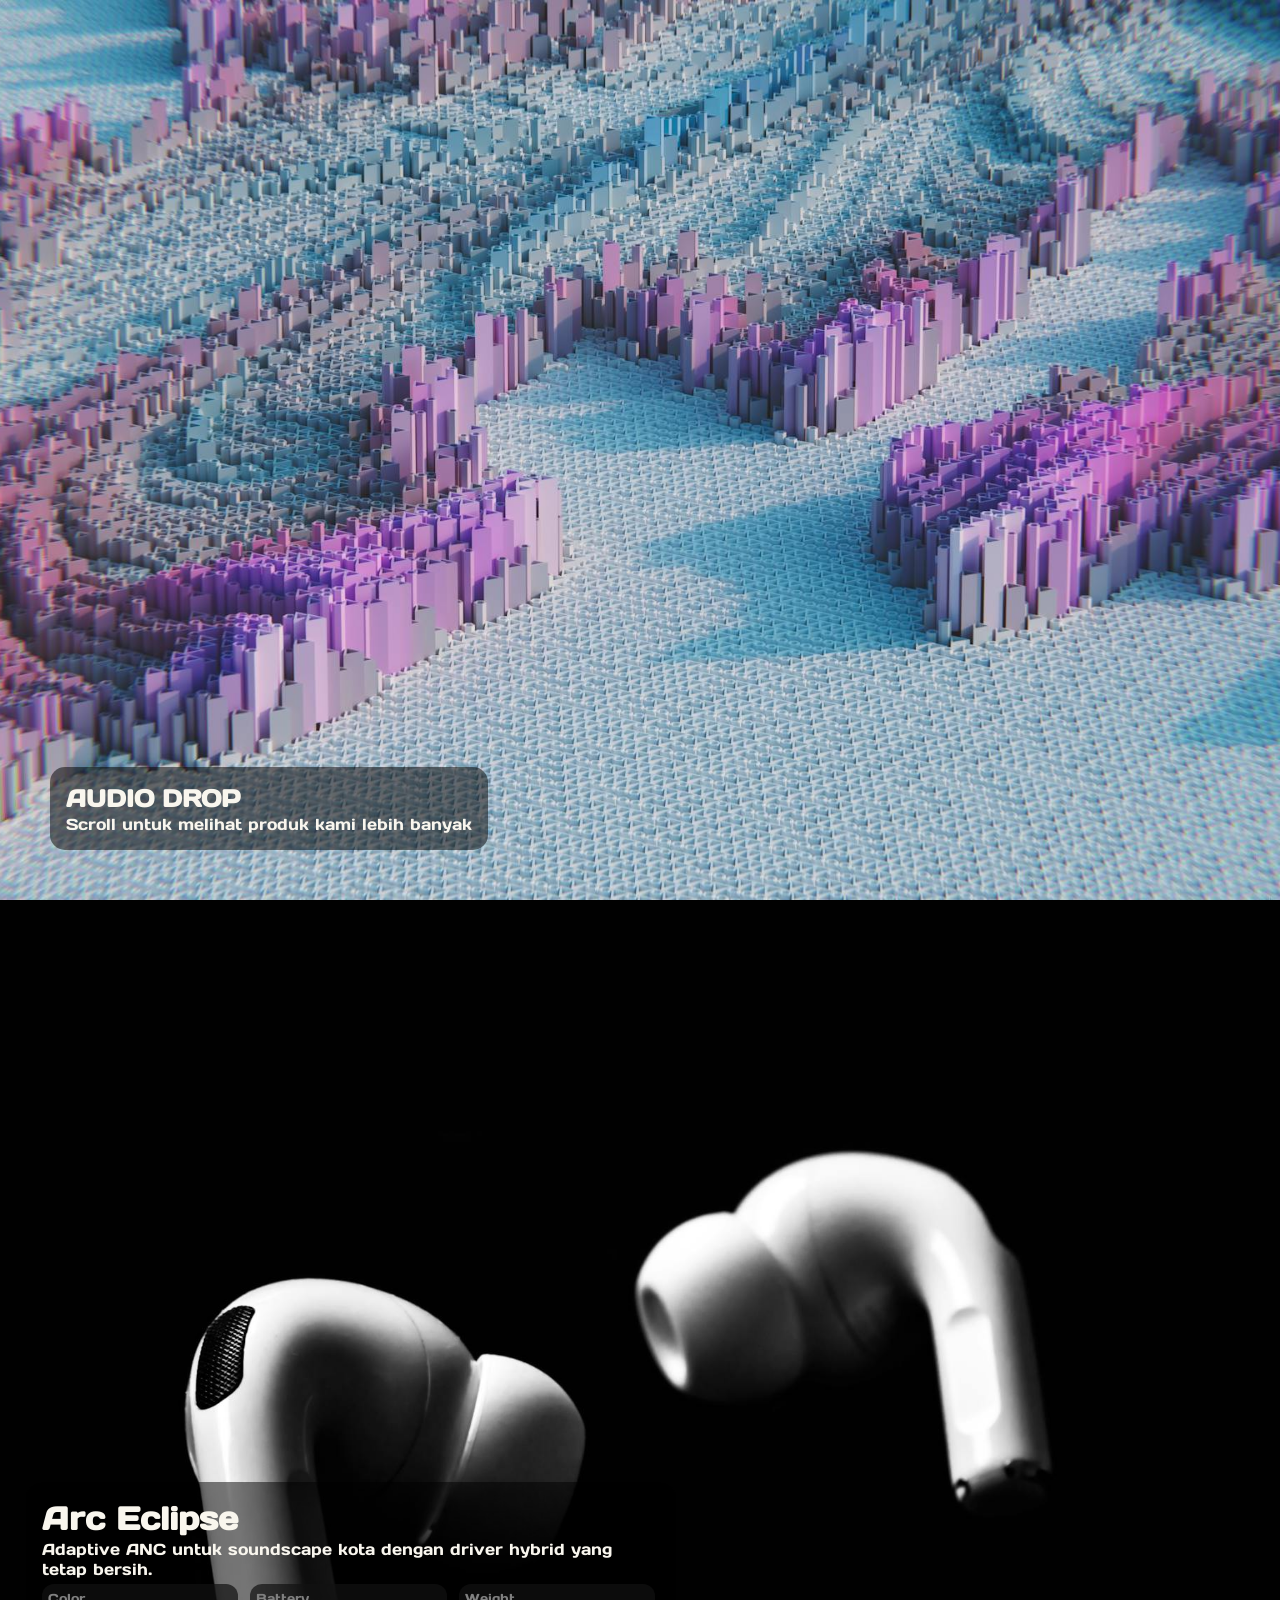
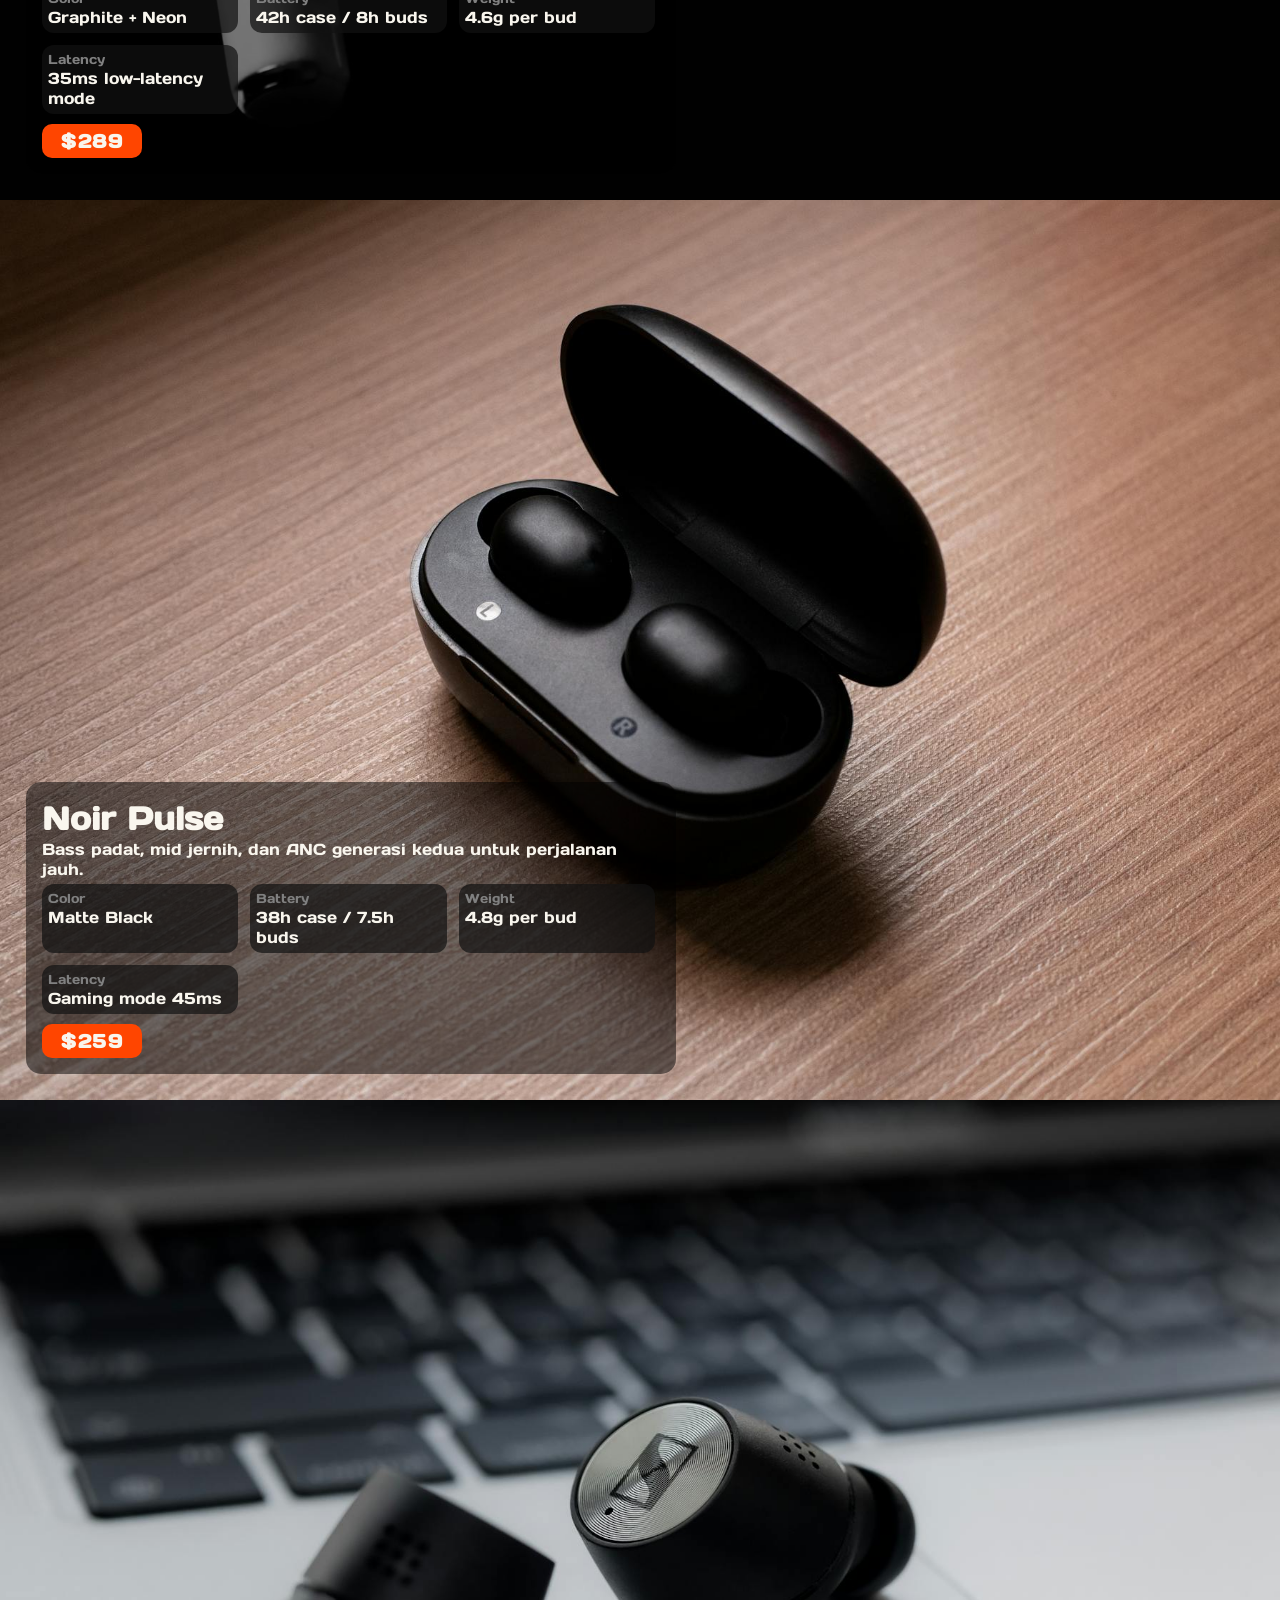
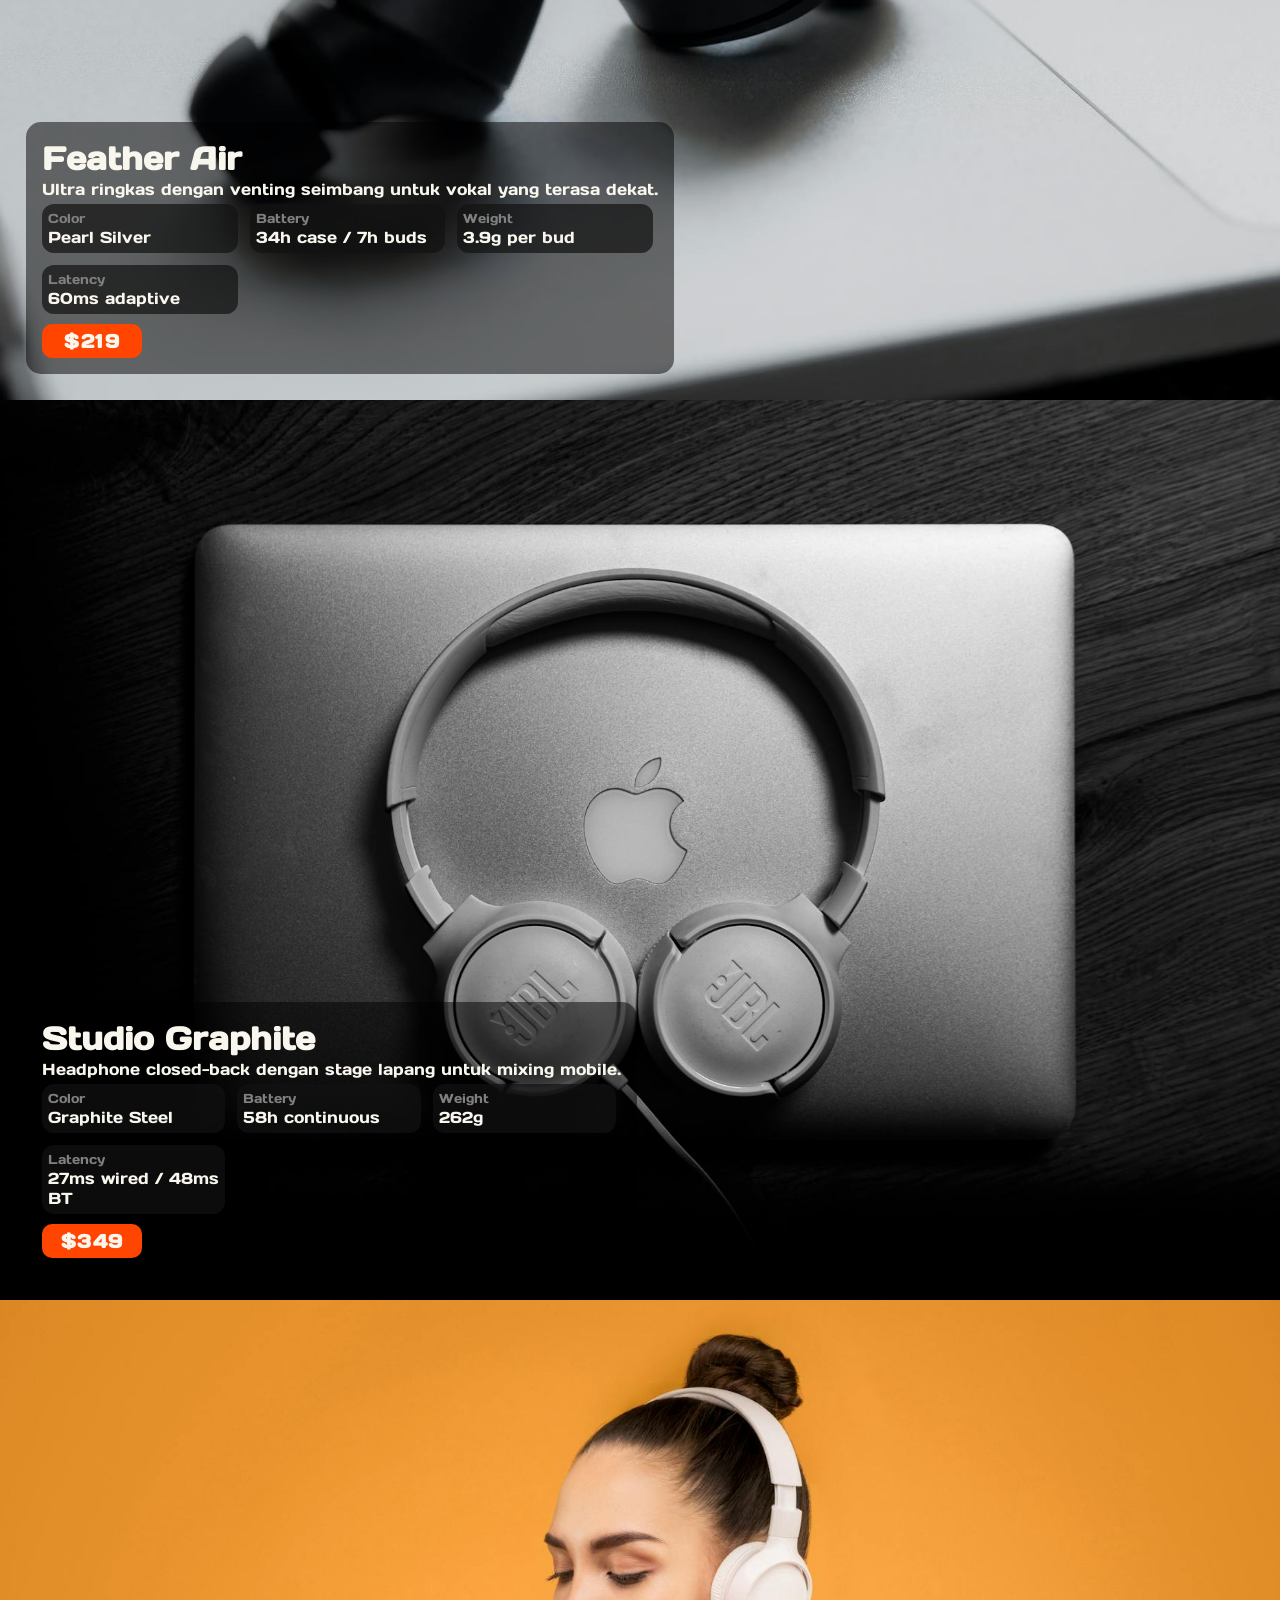
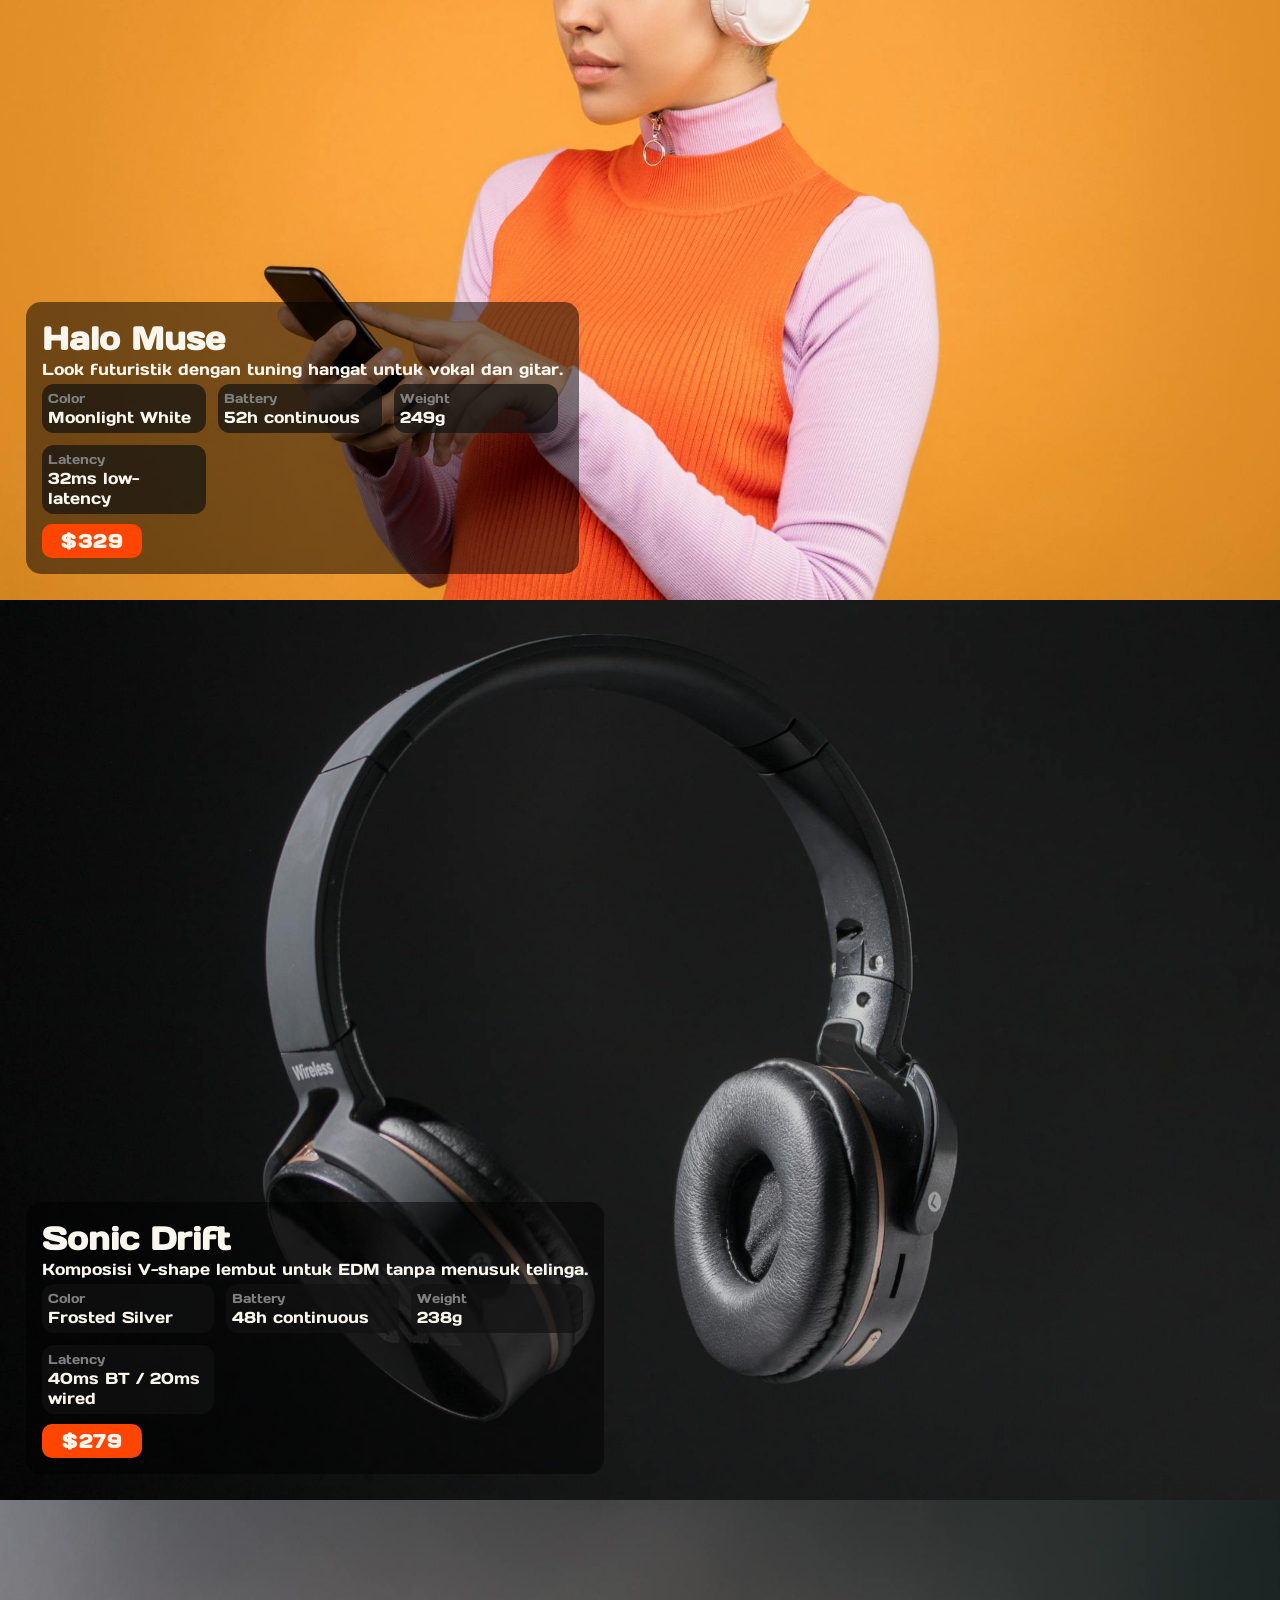
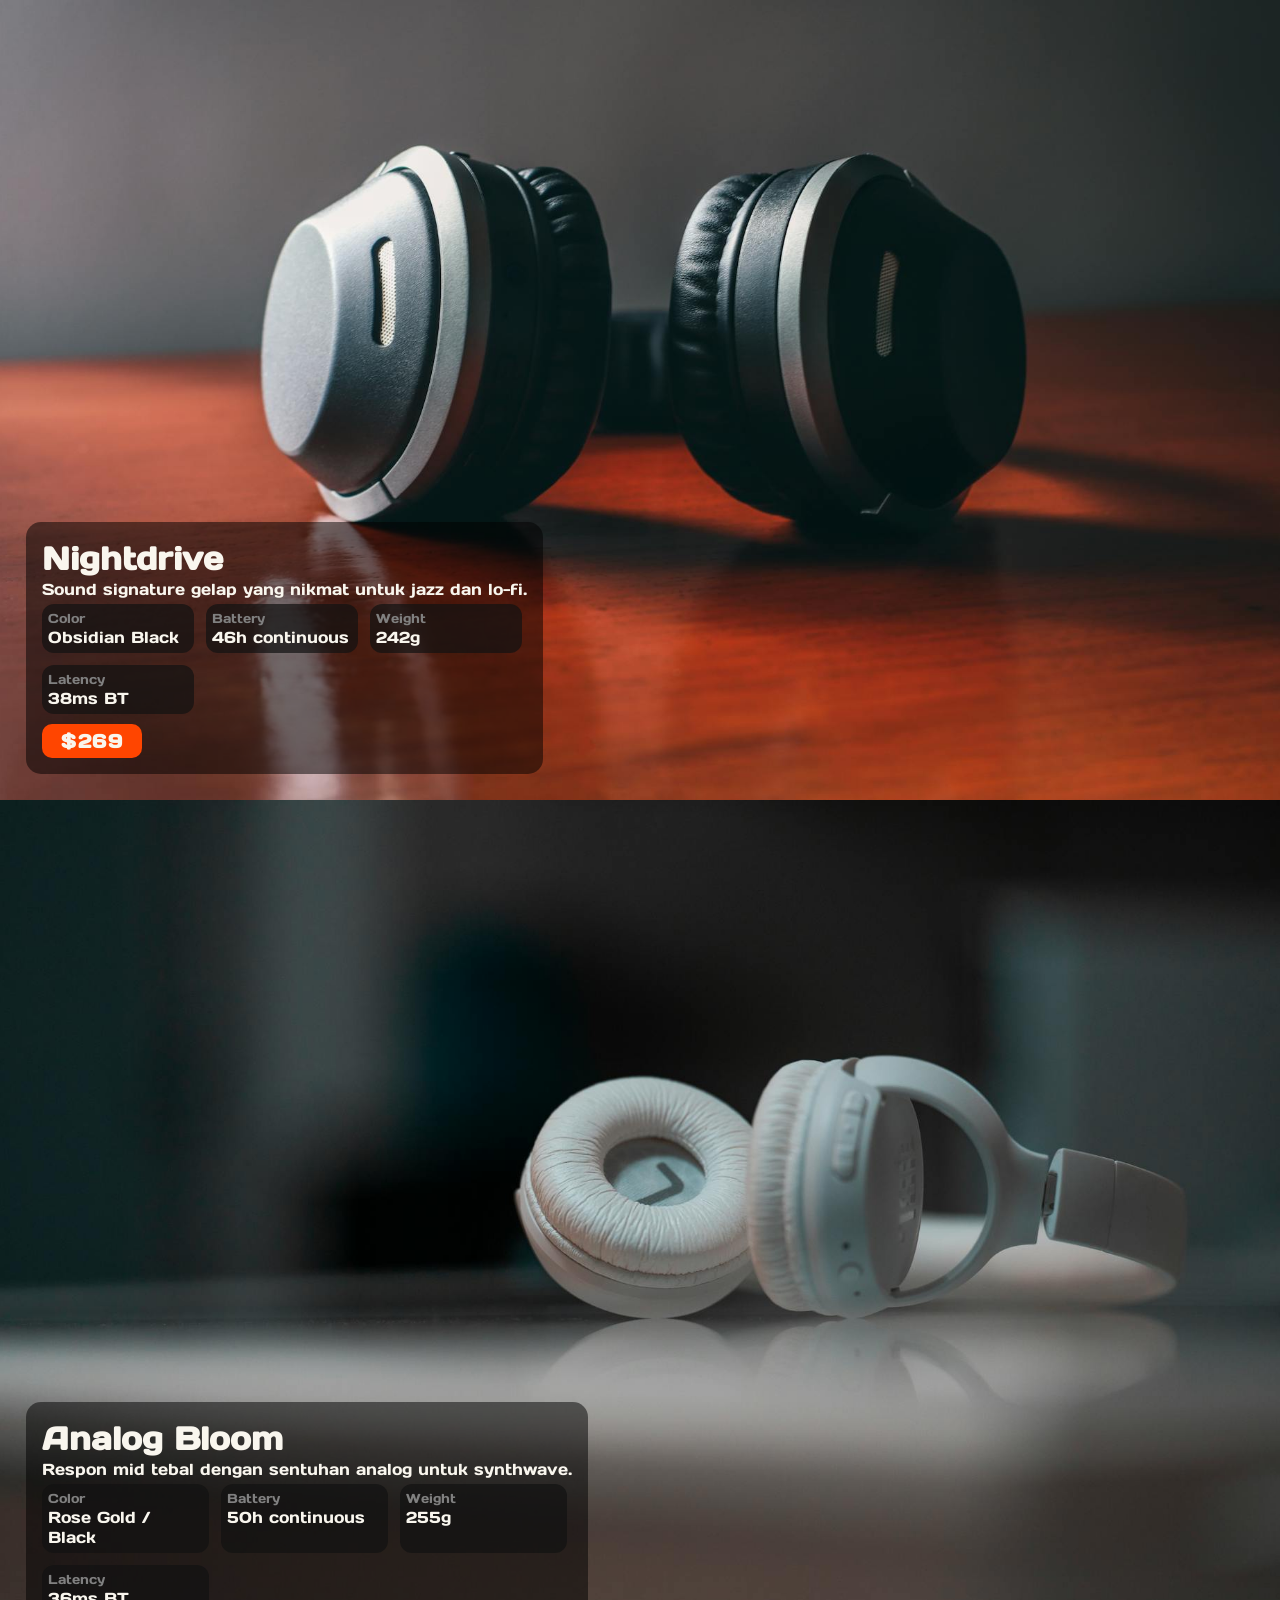
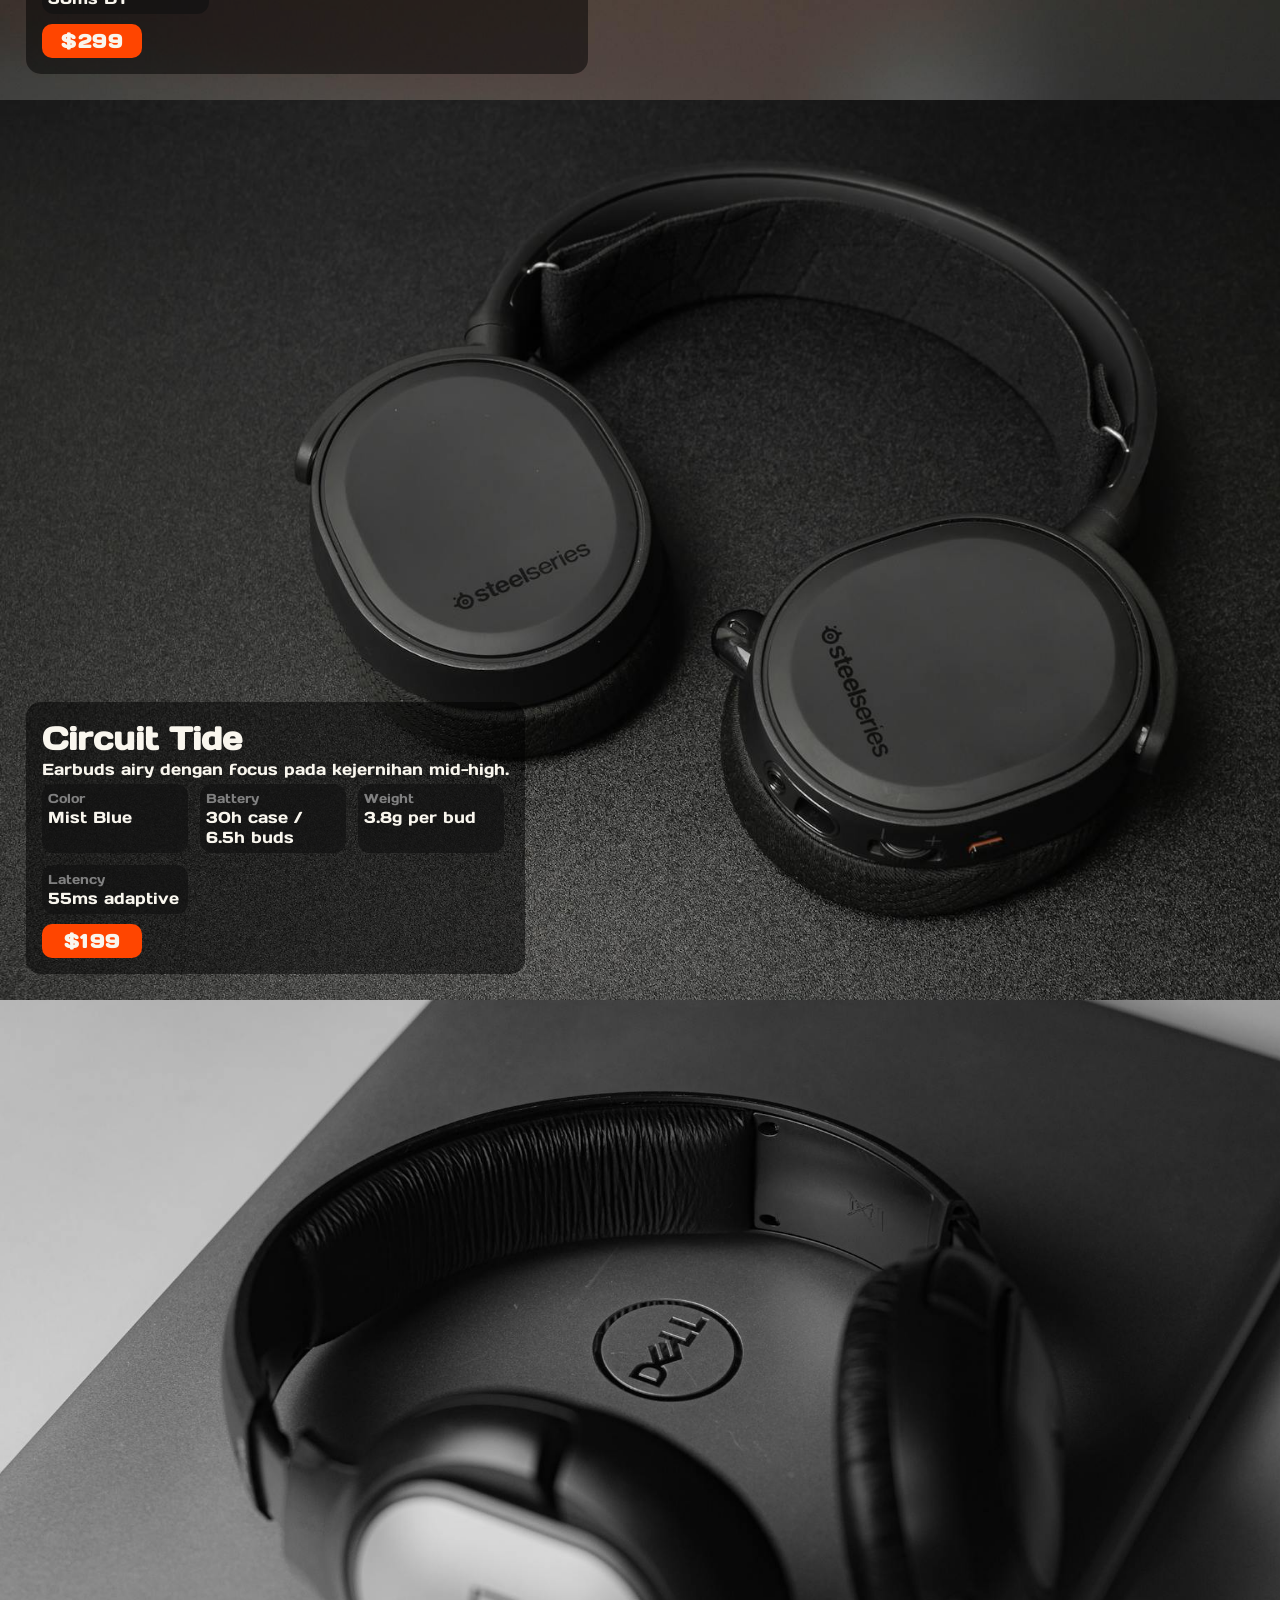
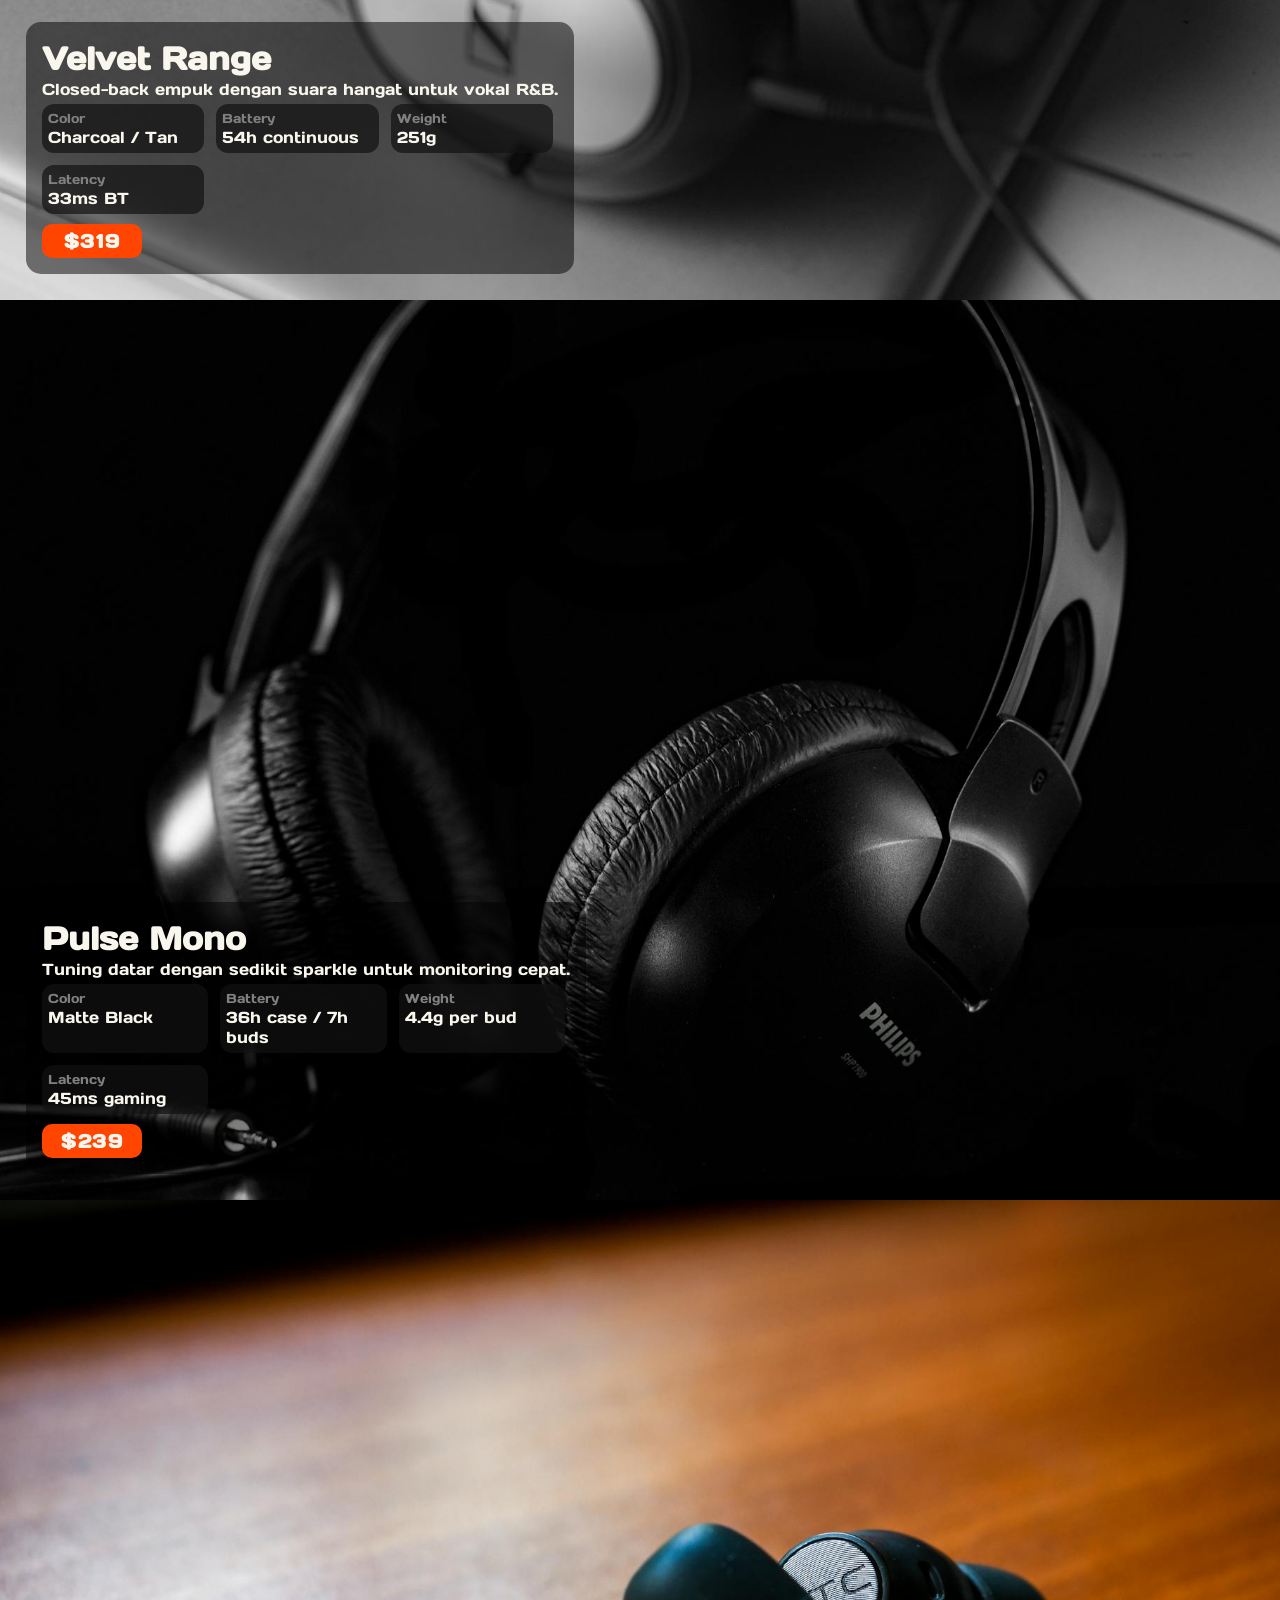
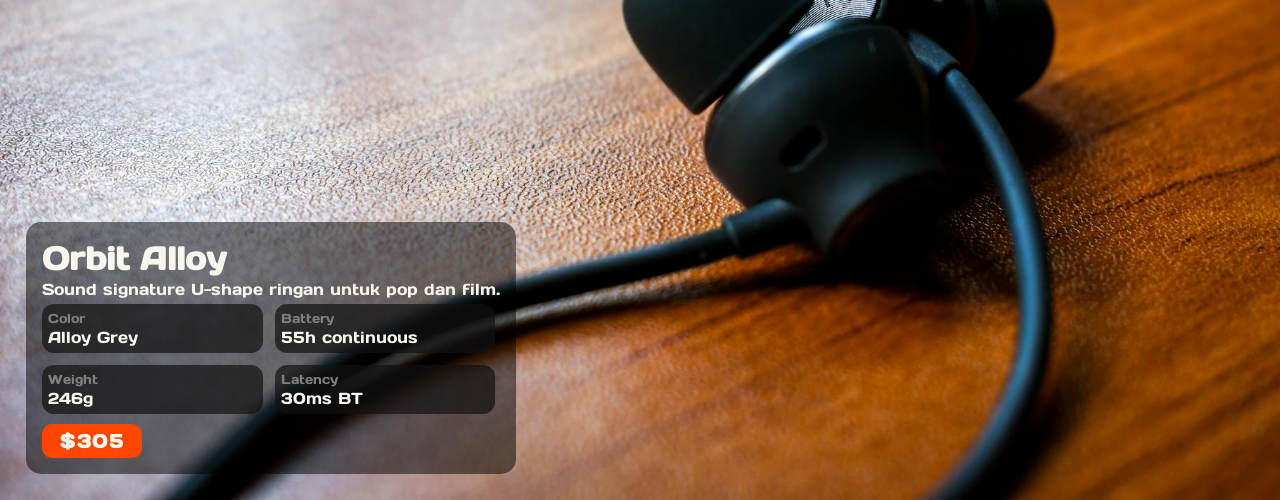
<file: index.html>
<!DOCTYPE html>
<html lang="en">
  <head>
    <meta charset="UTF-8" />
    <meta name="viewport" content="width=device-width, initial-scale=1.0" />
    <title>Katalog Audio</title>
    <link rel="stylesheet" href="style.css" />

    <!-- fonts google -->
    <link rel="preconnect" href="https://fonts.googleapis.com" />
    <link rel="preconnect" href="https://fonts.gstatic.com" crossorigin />
    <link
      href="https://fonts.googleapis.com/css2?family=Days+One&display=swap"
      rel="stylesheet"
    />
    <!-- fonts google -->
  </head>
  <body>
    <section class="hero">
      <div class="hero-text">
        <h1>AUDIO DROP</h1>
        <p>Scroll untuk melihat produk kami lebih banyak</p>
      </div>
    </section>
    <div id="productList"></div>
    <div id="chars"></div>
    <script src="script.js"></script>
  </body>
</html>
</file>
<file: style.css>
html,
body,
* {
  margin: 0;
  padding: 0;
  box-sizing: border-box;
  scroll-snap-type: y mandatory;
}

body {
  font-family: "Days one", sans-serif;
}

.hero,
.product {
  scroll-snap-align: start;
}

.hero {
  min-height: 100vh;
  background: url(assets/images/main-image.jpg) center / cover no-repeat;
  position: relative;
}
.hero-text {
  color: #f9f6ee;
  background-color: rgba(0, 0, 0, 0.5);
  padding: 1rem;
  position: absolute;
  bottom: 50px;
  left: 50px;
  border-radius: 15px;
}

.product {
  min-height: 100vh;
  background-position: center;
  background-size: cover;
  background-repeat: no-repeat;
  display: flex;
  flex-direction: column;
  justify-content: end;
  align-items: start;
  padding: 26px;

  position: relative;
  overflow: hidden;
  opacity: 0;
  transition: opacity 0.6s ease, transform 0.6s ease;
}

.show {
  opacity: 1;
}

.product-details {
  color: #f9f6ee;
  background-color: rgba(0, 0, 0, 0.5);
  border-radius: 15px;
  max-width: 650px;
  padding: 1rem;
}

.product-details:hover {
  cursor: pointer;
  background-color: rgba(255, 255, 255, 0.5);
  color: orangered;
  transition: all 0.5s ease-in-out;
}

.product-details:hover .product-price {
  background-color: rgba(18, 18, 18, 0.9);
  color: orangered;
  transition: all 0.5s ease-in-out;
}

.product-detail-container {
  display: grid;
  grid-template-columns: repeat(auto-fit, minmax(150px, 1fr));
  gap: 7px;
}

.product-detail {
  background-color: rgba(18, 18, 18, 0.7);
  padding: 6px;
  margin-top: 5px;
  margin-right: 5px;
  border-radius: 12px;
  display: flex;
  flex-direction: column;
}

.product-detail .label {
  font-size: 13px;
  color: gray;
}

.product-price {
  background-color: orangered;
  max-width: 100px;
  text-align: center;
  border-radius: 10px;
  padding: 5px;
  margin-top: 10px;
  letter-spacing: 1.5px;
  cursor: pointer;
}
</file>
